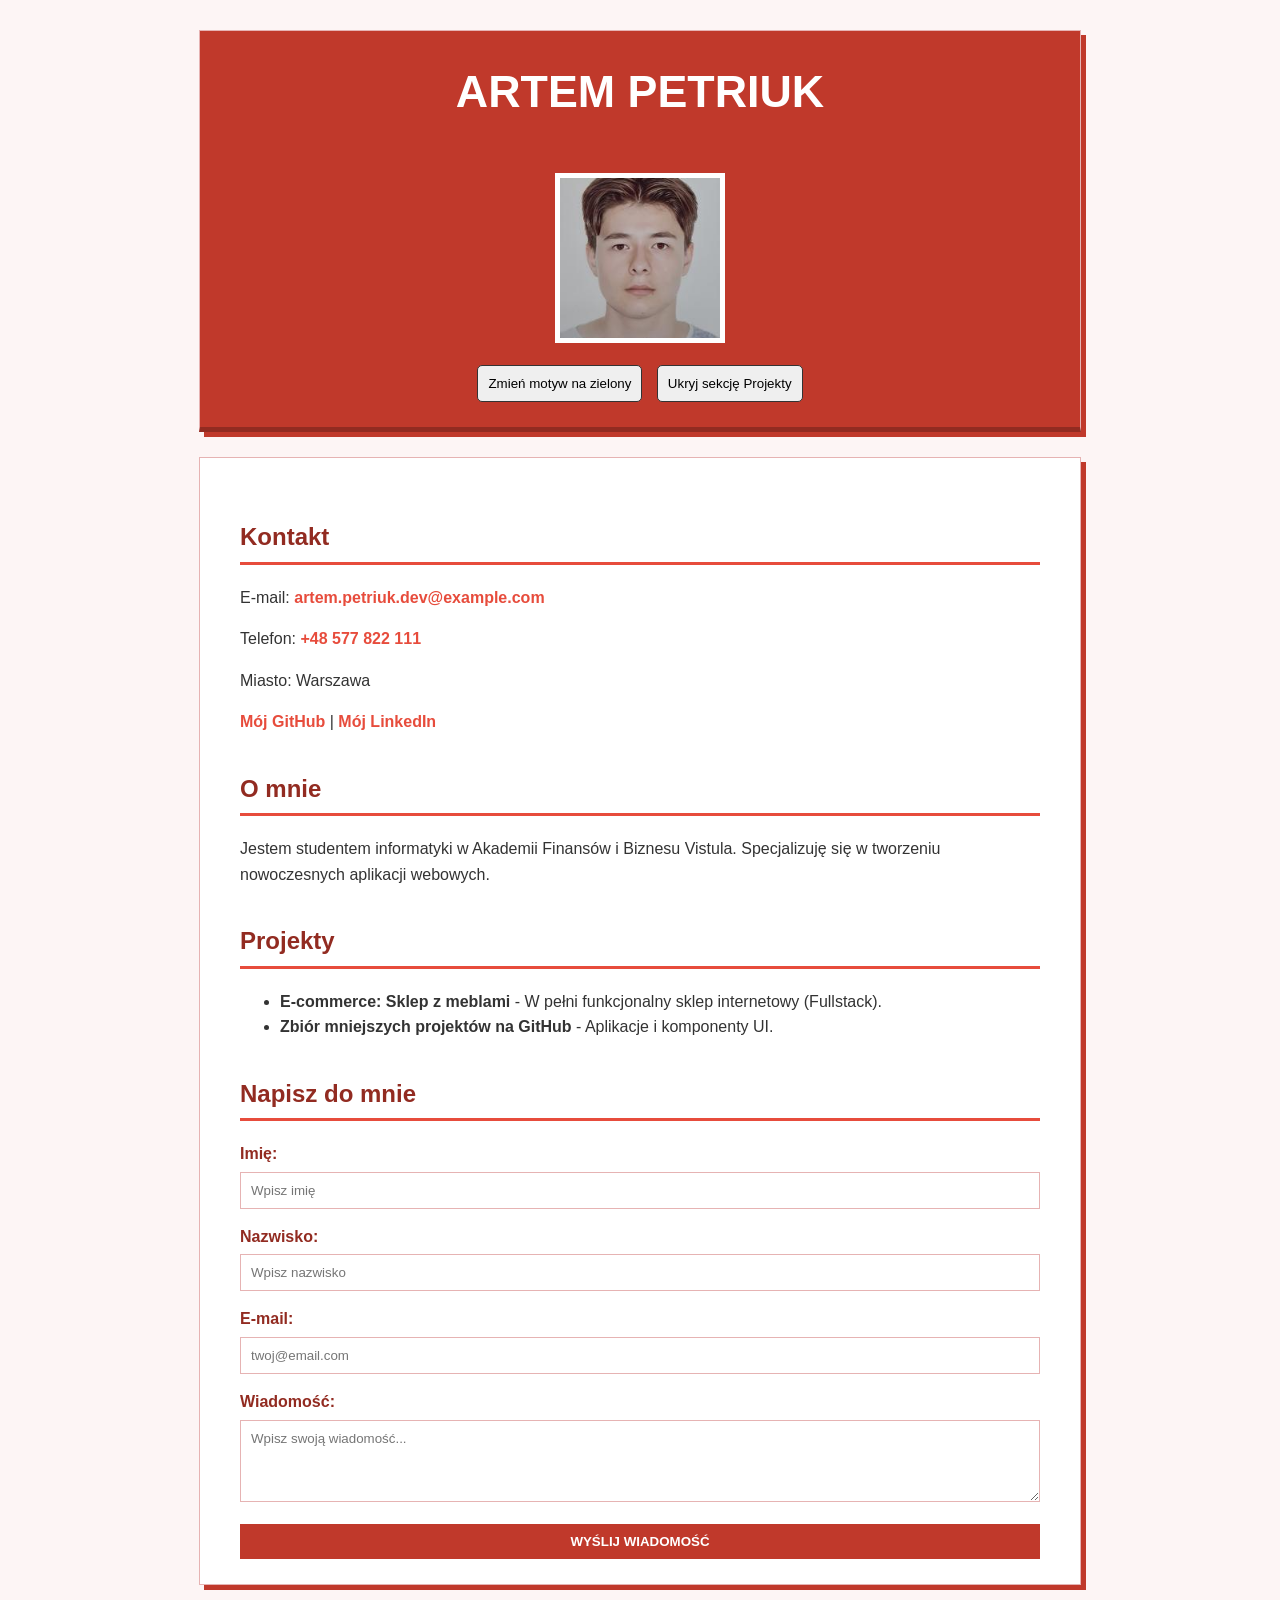
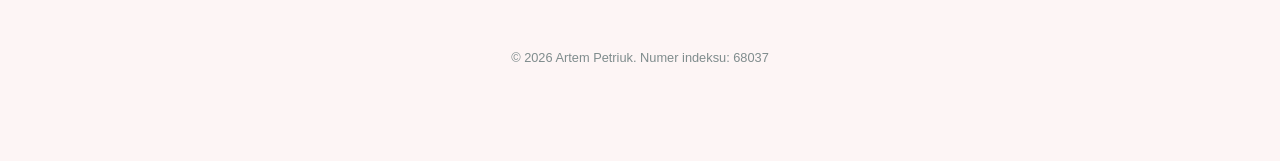
<file: index.html>
<!doctype html>
<html lang="pl">
  <head>
    <meta charset="UTF-8" />
    <meta name="viewport" content="width=device-width, initial-scale=1.0" />
    <title>CV - Artem Petriuk</title>
    <link id="theme-stylesheet" rel="stylesheet" href="red.css" />
  </head>
  <body>
    <header>
      <h1>Artem Petriuk</h1>
      <img src="photo.jpg" alt="Zdjęcie profilowe Artema Petriuka" />
      <div style="margin-top: 15px">
        <button
          id="theme-btn"
          style="
            padding: 10px;
            cursor: pointer;
            border-radius: 5px;
            border: 1px solid #333;
            margin-right: 10px;
          "
        >
          Zmień motyw na zielony
        </button>
        <button
          id="toggle-btn"
          style="
            padding: 10px;
            cursor: pointer;
            border-radius: 5px;
            border: 1px solid #333;
          "
        >
          Ukryj sekcję Projekty
        </button>
      </div>
    </header>

    <main>
      <section>
        <h2>Kontakt</h2>
        <p>
          E-mail:
          <a href="mailto:artem.petriuk.dev@example.com"
            >artem.petriuk.dev@example.com</a
          >
        </p>
        <p>Telefon: <a href="tel:+48577822111">+48 577 822 111</a></p>
        <p>Miasto: Warszawa</p>
        <p>
          <a
            href="https://github.com/68037"
            target="_blank"
            rel="noopener noreferrer"
            >Mój GitHub</a
          >
          |
          <a
            href="https://linkedin.com/in/twoj-profil"
            target="_blank"
            rel="noopener noreferrer"
            >Mój LinkedIn</a
          >
        </p>
      </section>

      <section>
        <h2>O mnie</h2>
        <p>
          Jestem studentem informatyki w Akademii Finansów i Biznesu Vistula.
          Specjalizuję się w tworzeniu nowoczesnych aplikacji webowych.
        </p>
      </section>

      <section id="sekcja-projekty">
        <h2>Projekty</h2>
        <ul>
          <li>
            <strong>E-commerce: Sklep z meblami</strong> - W pełni funkcjonalny
            sklep internetowy (Fullstack).
          </li>
          <li>
            <strong>Zbiór mniejszych projektów na GitHub</strong> - Aplikacje i
            komponenty UI.
          </li>
        </ul>
      </section>

      <section>
        <h2>Napisz do mnie</h2>
        <form id="contact-form" novalidate>
          <div class="form-group">
            <label for="imie">Imię:</label>
            <input type="text" id="imie" name="imie" placeholder="Wpisz imię" />
            <span class="error-msg" id="error-imie"></span>
          </div>

          <div class="form-group">
            <label for="nazwisko">Nazwisko:</label>
            <input
              type="text"
              id="nazwisko"
              name="nazwisko"
              placeholder="Wpisz nazwisko"
            />
            <span class="error-msg" id="error-nazwisko"></span>
          </div>

          <div class="form-group">
            <label for="email">E-mail:</label>
            <input
              type="email"
              id="email"
              name="email"
              placeholder="twoj@email.com"
            />
            <span class="error-msg" id="error-email"></span>
          </div>

          <div class="form-group">
            <label for="wiadomosc">Wiadomość:</label>
            <textarea
              id="wiadomosc"
              name="wiadomosc"
              rows="4"
              placeholder="Wpisz swoją wiadomość..."
            ></textarea>
            <span class="error-msg" id="error-wiadomosc"></span>
          </div>

          <button type="submit" id="submit-btn">Wyślij wiadomość</button>
          <p
            id="success-msg"
            style="
              color: green;
              font-weight: bold;
              display: none;
              margin-top: 10px;
            "
          >
            Formularz wysłany poprawnie!
          </p>
        </form>
      </section>
    </main>

    <footer>
      <p>&copy; 2026 Artem Petriuk. Numer indeksu: 68037</p>
    </footer>

    <script src="script.js"></script>
  </body>
</html>
</file>
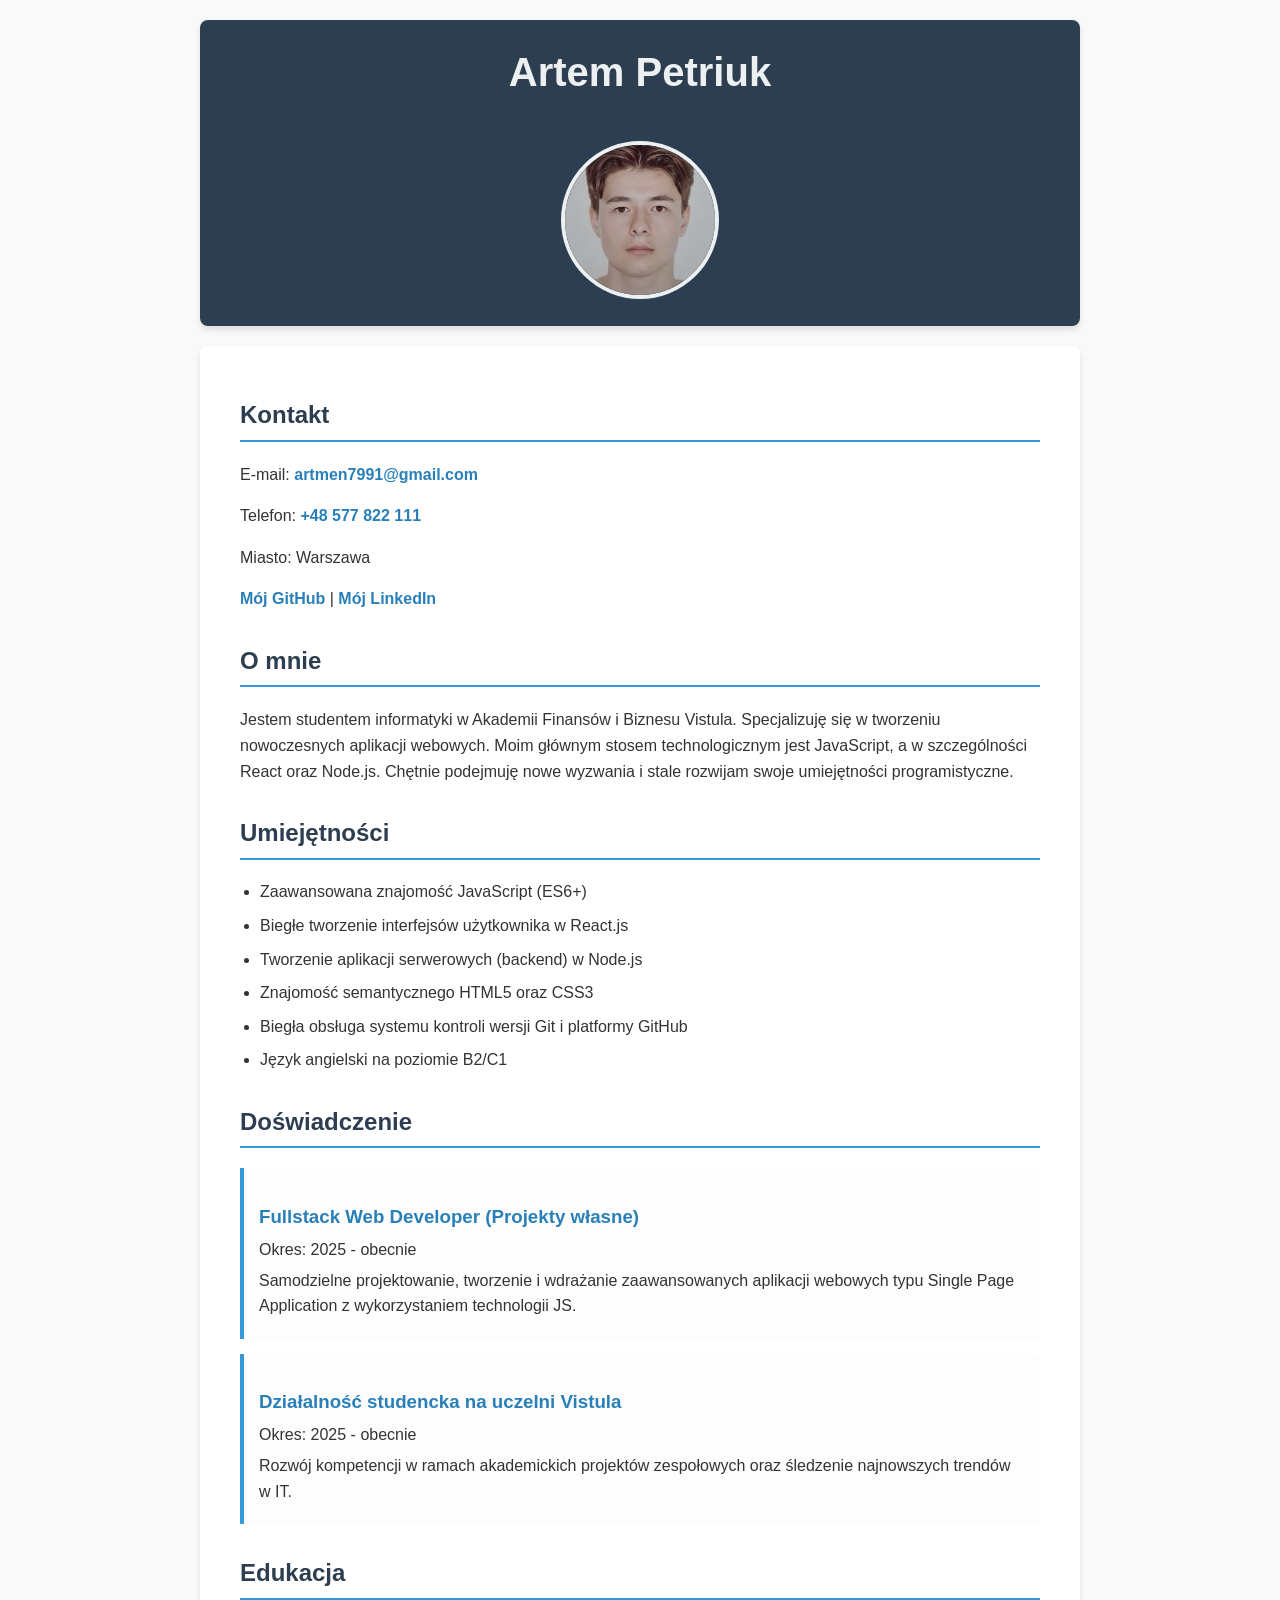
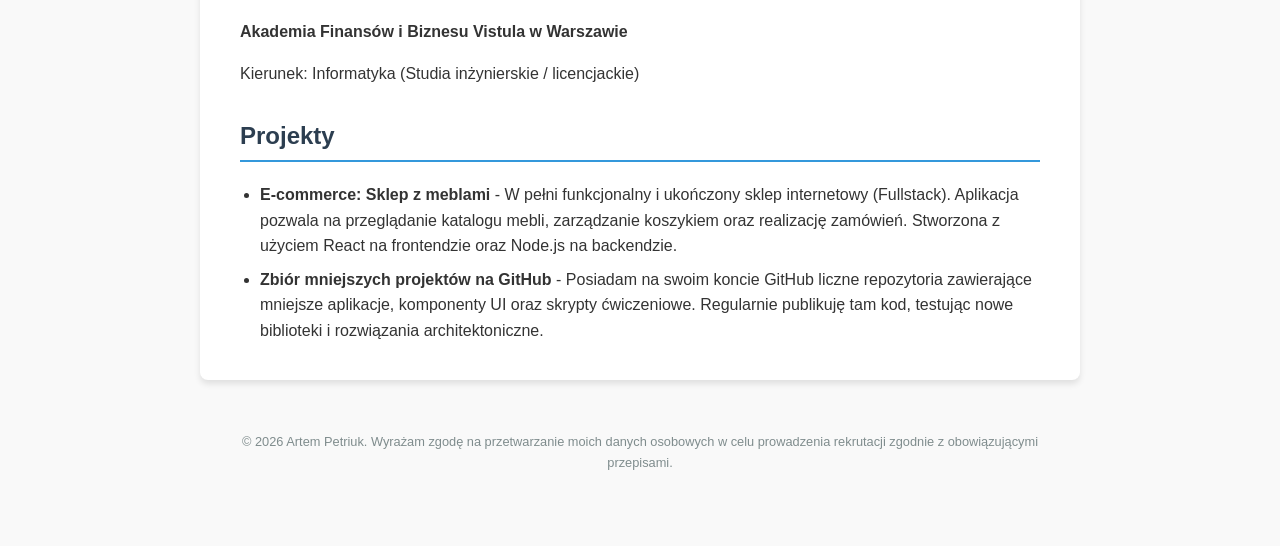
<file: zad1_cv/index.html>
<!doctype html>
<html lang="pl">
  <head>
    <meta charset="UTF-8" />
    <meta name="viewport" content="width=device-width, initial-scale=1.0" />
    <title>CV - Artem Petriuk</title>
    <link rel="stylesheet" href="css/style.css" />
  </head>
  <body>
    <header>
      <h1>Artem Petriuk</h1>
      <img src="photo.jpg" alt="Zdjęcie profilowe Artema Petriuka" />
    </header>

    <main>
      <section>
        <h2>Kontakt</h2>
        <p>
          E-mail:
          <a href="mailto:artmen7991@gmail.com">artmen7991@gmail.com</a>
        </p>
        <p>Telefon: <a href="tel:+48577822111">+48 577 822 111</a></p>
        <p>Miasto: Warszawa</p>

        <p>
          <a
            href="https://github.com/68037"
            target="_blank"
            rel="noopener noreferrer"
            >Mój GitHub</a
          >
          |
          <a href="#" target="_blank" rel="noopener noreferrer">Mój LinkedIn</a>
        </p>
      </section>

      <section>
        <h2>O mnie</h2>
        <p>
          Jestem studentem informatyki w Akademii Finansów i Biznesu Vistula.
          Specjalizuję się w tworzeniu nowoczesnych aplikacji webowych. Moim
          głównym stosem technologicznym jest JavaScript, a w szczególności
          React oraz Node.js. Chętnie podejmuję nowe wyzwania i stale rozwijam
          swoje umiejętności programistyczne.
        </p>
      </section>

      <section>
        <h2>Umiejętności</h2>
        <ul>
          <li>Zaawansowana znajomość JavaScript (ES6+)</li>
          <li>Biegłe tworzenie interfejsów użytkownika w React.js</li>
          <li>Tworzenie aplikacji serwerowych (backend) w Node.js</li>
          <li>Znajomość semantycznego HTML5 oraz CSS3</li>
          <li>Biegła obsługa systemu kontroli wersji Git i platformy GitHub</li>
          <li>Język angielski na poziomie B2/C1</li>
        </ul>
      </section>

      <section>
        <h2>Doświadczenie</h2>

        <article>
          <h3>Fullstack Web Developer (Projekty własne)</h3>
          <p>Okres: 2025 - obecnie</p>
          <p>
            Samodzielne projektowanie, tworzenie i wdrażanie zaawansowanych
            aplikacji webowych typu Single Page Application z wykorzystaniem
            technologii JS.
          </p>
        </article>

        <article>
          <h3>Działalność studencka na uczelni Vistula</h3>
          <p>Okres: 2025 - obecnie</p>
          <p>
            Rozwój kompetencji w ramach akademickich projektów zespołowych oraz
            śledzenie najnowszych trendów w IT.
          </p>
        </article>
      </section>

      <section>
        <h2>Edukacja</h2>
        <p><strong>Akademia Finansów i Biznesu Vistula w Warszawie</strong></p>
        <p>Kierunek: Informatyka (Studia inżynierskie / licencjackie)</p>
      </section>

      <section>
        <h2>Projekty</h2>
        <ul>
          <li>
            <strong>E-commerce: Sklep z meblami</strong> - W pełni funkcjonalny
            i ukończony sklep internetowy (Fullstack). Aplikacja pozwala na
            przeglądanie katalogu mebli, zarządzanie koszykiem oraz realizację
            zamówień. Stworzona z użyciem React na frontendzie oraz Node.js na
            backendzie.
          </li>
          <li>
            <strong>Zbiór mniejszych projektów na GitHub</strong> - Posiadam na
            swoim koncie GitHub liczne repozytoria zawierające mniejsze
            aplikacje, komponenty UI oraz skrypty ćwiczeniowe. Regularnie
            publikuję tam kod, testując nowe biblioteki i rozwiązania
            architektoniczne.
          </li>
        </ul>
      </section>
    </main>

    <footer>
      <p>
        &copy; 2026 Artem Petriuk. Wyrażam zgodę na przetwarzanie moich danych
        osobowych w celu prowadzenia rekrutacji zgodnie z obowiązującymi
        przepisami.
      </p>
    </footer>
  </body>
</html>
</file>
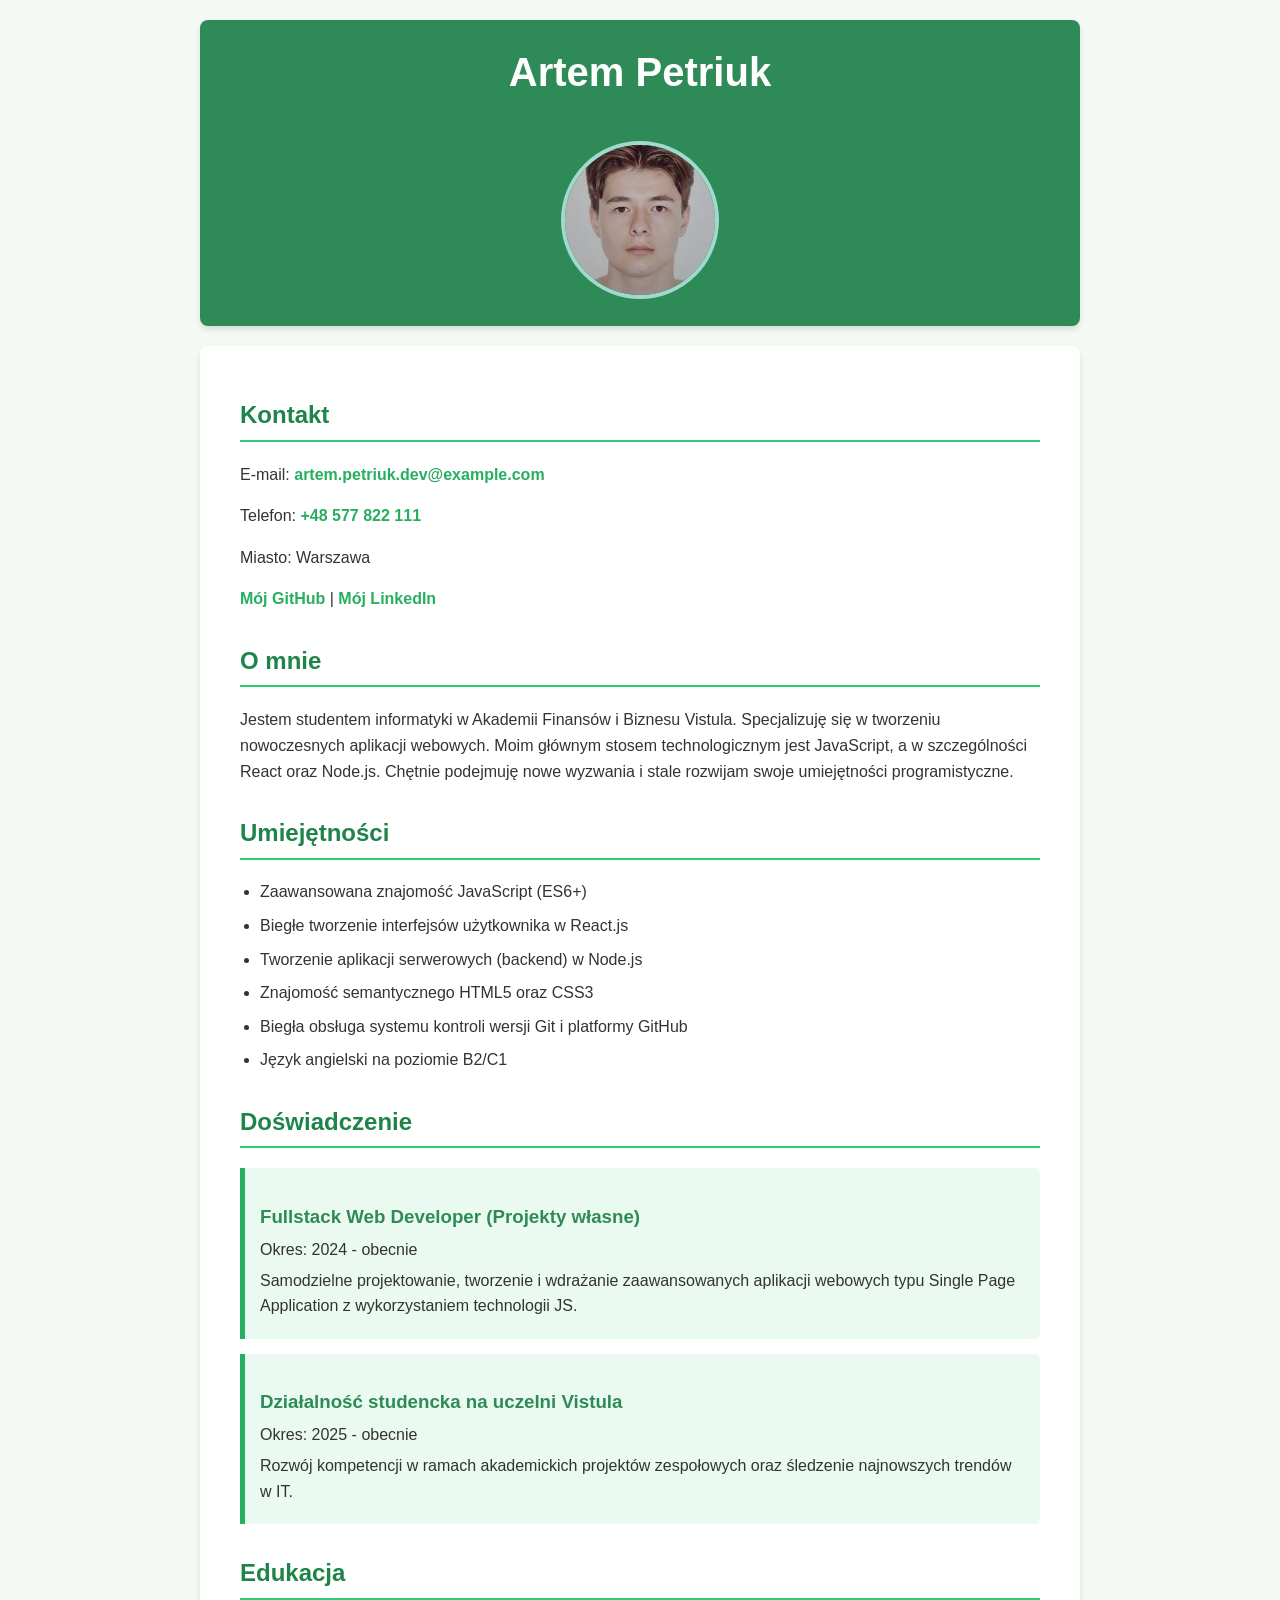
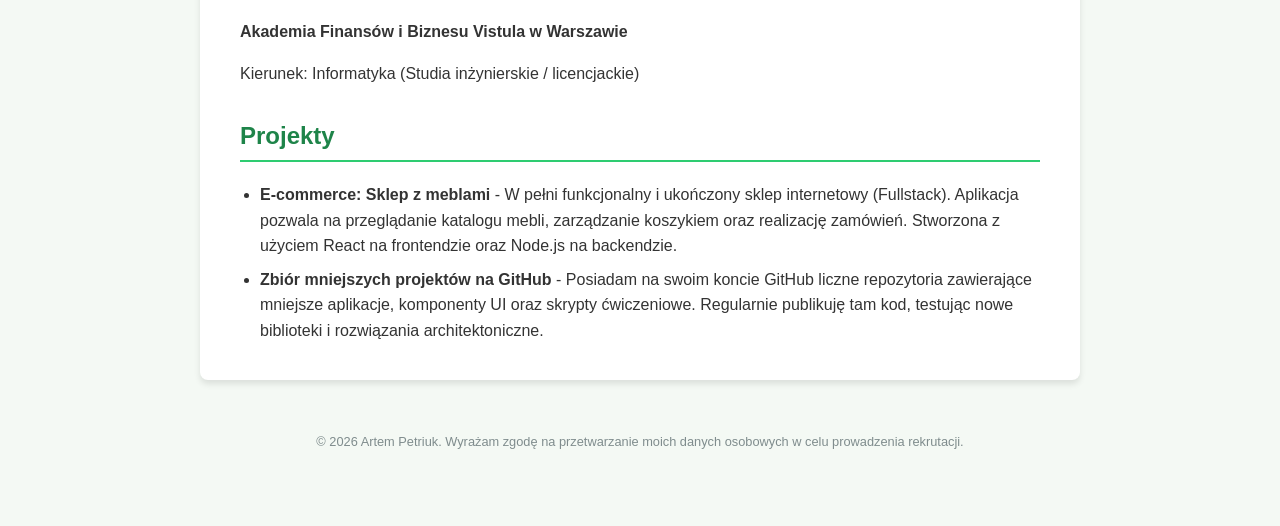
<file: zad2_css/index.html>
<!doctype html>
<html lang="pl">
  <head>
    <meta charset="UTF-8" />
    <meta name="viewport" content="width=device-width, initial-scale=1.0" />
    <title>CV - Artem Petriuk</title>
    <link rel="stylesheet" href="styles.css" />
  </head>
  <body>
    <header>
      <h1>Artem Petriuk</h1>
      <img src="photo.jpg" alt="Zdjęcie profilowe Artema Petriuka" />
    </header>

    <main>
      <section>
        <h2>Kontakt</h2>
        <p>
          E-mail:
          <a href="mailto:artem.petriuk.dev@example.com"
            >artem.petriuk.dev@example.com</a
          >
        </p>
        <p>Telefon: <a href="tel:+48577822111">+48 577 822 111</a></p>
        <p>Miasto: Warszawa</p>

        <p>
          <a
            href="https://github.com/68037"
            target="_blank"
            rel="noopener noreferrer"
            >Mój GitHub</a
          >
          |
          <a
            href="https://linkedin.com/in/twoj-profil"
            target="_blank"
            rel="noopener noreferrer"
            >Mój LinkedIn</a
          >
        </p>
      </section>

      <section>
        <h2>O mnie</h2>
        <p>
          Jestem studentem informatyki w Akademii Finansów i Biznesu Vistula.
          Specjalizuję się w tworzeniu nowoczesnych aplikacji webowych. Moim
          głównym stosem technologicznym jest JavaScript, a w szczególności
          React oraz Node.js. Chętnie podejmuję nowe wyzwania i stale rozwijam
          swoje umiejętności programistyczne.
        </p>
      </section>

      <section>
        <h2>Umiejętności</h2>
        <ul>
          <li>Zaawansowana znajomość JavaScript (ES6+)</li>
          <li>Biegłe tworzenie interfejsów użytkownika w React.js</li>
          <li>Tworzenie aplikacji serwerowych (backend) w Node.js</li>
          <li>Znajomość semantycznego HTML5 oraz CSS3</li>
          <li>Biegła obsługa systemu kontroli wersji Git i platformy GitHub</li>
          <li>Język angielski na poziomie B2/C1</li>
        </ul>
      </section>

      <section>
        <h2>Doświadczenie</h2>

        <article>
          <h3>Fullstack Web Developer (Projekty własne)</h3>
          <p>Okres: 2024 - obecnie</p>
          <p>
            Samodzielne projektowanie, tworzenie i wdrażanie zaawansowanych
            aplikacji webowych typu Single Page Application z wykorzystaniem
            technologii JS.
          </p>
        </article>

        <article>
          <h3>Działalność studencka na uczelni Vistula</h3>
          <p>Okres: 2025 - obecnie</p>
          <p>
            Rozwój kompetencji w ramach akademickich projektów zespołowych oraz
            śledzenie najnowszych trendów w IT.
          </p>
        </article>
      </section>

      <section>
        <h2>Edukacja</h2>
        <p><strong>Akademia Finansów i Biznesu Vistula w Warszawie</strong></p>
        <p>Kierunek: Informatyka (Studia inżynierskie / licencjackie)</p>
      </section>

      <section>
        <h2>Projekty</h2>
        <ul>
          <li>
            <strong>E-commerce: Sklep z meblami</strong> - W pełni funkcjonalny
            i ukończony sklep internetowy (Fullstack). Aplikacja pozwala na
            przeglądanie katalogu mebli, zarządzanie koszykiem oraz realizację
            zamówień. Stworzona z użyciem React na frontendzie oraz Node.js na
            backendzie.
          </li>
          <li>
            <strong>Zbiór mniejszych projektów na GitHub</strong> - Posiadam na
            swoim koncie GitHub liczne repozytoria zawierające mniejsze
            aplikacje, komponenty UI oraz skrypty ćwiczeniowe. Regularnie
            publikuję tam kod, testując nowe biblioteki i rozwiązania
            architektoniczne.
          </li>
        </ul>
      </section>
    </main>

    <footer>
      <p>
        &copy; 2026 Artem Petriuk. Wyrażam zgodę na przetwarzanie moich danych
        osobowych w celu prowadzenia rekrutacji.
      </p>
    </footer>
  </body>
</html>
</file>
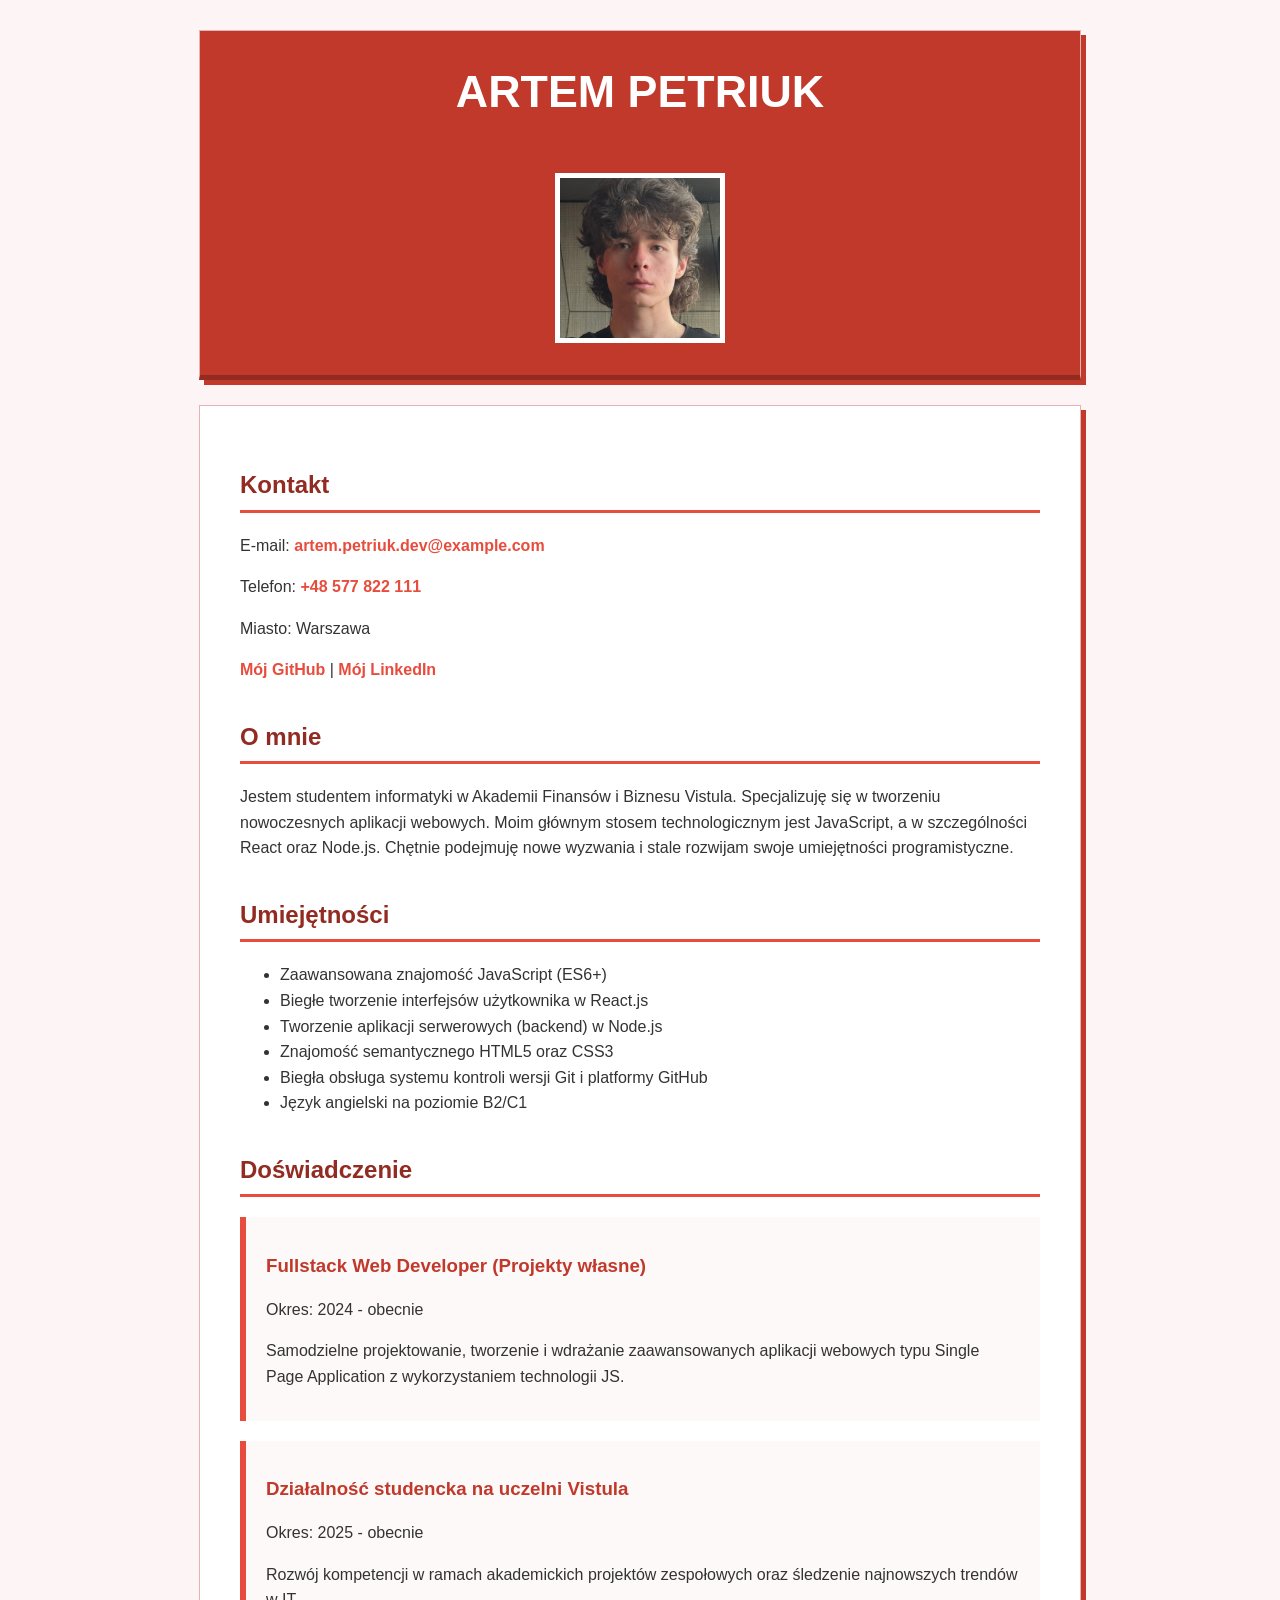
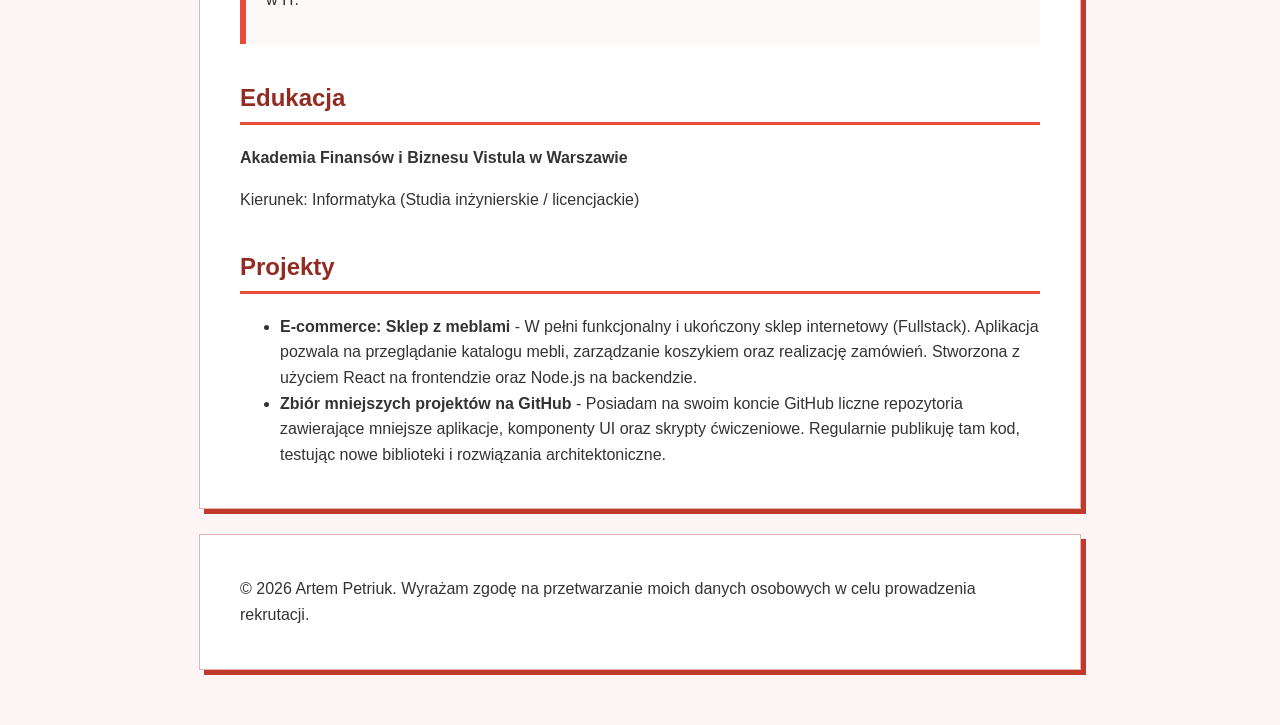
<file: zad3_motyw/index.html>
<!DOCTYPE html>
<html lang="pl">
<head>
    <meta charset="UTF-8">
    <meta name="viewport" content="width=device-width, initial-scale=1.0">
    <title>CV - Artem Petriuk</title>
    <link rel="stylesheet" href="red.css">
</head>
<body>

    <header>
        <h1>Artem Petriuk</h1>
        <img src="photo.jpg" alt="Zdjęcie profilowe Artema Petriuka">
    </header>

    <main>
        
        <section>
            <h2>Kontakt</h2>
            <p>E-mail: <a href="mailto:artem.petriuk.dev@example.com">artem.petriuk.dev@example.com</a></p>
            <p>Telefon: <a href="tel:+48577822111">+48 577 822 111</a></p>
            <p>Miasto: Warszawa</p>
            
            <p>
                <a href="https://github.com/68037" target="_blank" rel="noopener noreferrer">Mój GitHub</a> | 
                <a href="https://linkedin.com/in/twoj-profil" target="_blank" rel="noopener noreferrer">Mój LinkedIn</a>
            </p>
        </section>

        <section>
            <h2>O mnie</h2>
            <p>Jestem studentem informatyki w Akademii Finansów i Biznesu Vistula. Specjalizuję się w tworzeniu nowoczesnych aplikacji webowych. Moim głównym stosem technologicznym jest JavaScript, a w szczególności React oraz Node.js. Chętnie podejmuję nowe wyzwania i stale rozwijam swoje umiejętności programistyczne.</p>
        </section>

        <section>
            <h2>Umiejętności</h2>
            <ul>
                <li>Zaawansowana znajomość JavaScript (ES6+)</li>
                <li>Biegłe tworzenie interfejsów użytkownika w React.js</li>
                <li>Tworzenie aplikacji serwerowych (backend) w Node.js</li>
                <li>Znajomość semantycznego HTML5 oraz CSS3</li>
                <li>Biegła obsługa systemu kontroli wersji Git i platformy GitHub</li>
                <li>Język angielski na poziomie B2/C1</li>
            </ul>
        </section>

        <section>
            <h2>Doświadczenie</h2>
            
            <article>
                <h3>Fullstack Web Developer (Projekty własne)</h3>
                <p>Okres: 2024 - obecnie</p>
                <p>Samodzielne projektowanie, tworzenie i wdrażanie zaawansowanych aplikacji webowych typu Single Page Application z wykorzystaniem technologii JS.</p>
            </article>

            <article>
                <h3>Działalność studencka na uczelni Vistula</h3>
                <p>Okres: 2025 - obecnie</p>
                <p>Rozwój kompetencji w ramach akademickich projektów zespołowych oraz śledzenie najnowszych trendów w IT.</p>
            </article>
        </section>

        <section>
            <h2>Edukacja</h2>
            <p><strong>Akademia Finansów i Biznesu Vistula w Warszawie</strong></p>
            <p>Kierunek: Informatyka (Studia inżynierskie / licencjackie)</p>
        </section>

        <section>
            <h2>Projekty</h2>
            <ul>
                <li><strong>E-commerce: Sklep z meblami</strong> - W pełni funkcjonalny i ukończony sklep internetowy (Fullstack). Aplikacja pozwala na przeglądanie katalogu mebli, zarządzanie koszykiem oraz realizację zamówień. Stworzona z użyciem React na frontendzie oraz Node.js na backendzie.</li>
                <li><strong>Zbiór mniejszych projektów na GitHub</strong> - Posiadam na swoim koncie GitHub liczne repozytoria zawierające mniejsze aplikacje, komponenty UI oraz skrypty ćwiczeniowe. Regularnie publikuję tam kod, testując nowe biblioteki i rozwiązania architektoniczne.</li>
            </ul>
        </section>

    </main>

    <footer>
        <p>&copy; 2026 Artem Petriuk. Wyrażam zgodę na przetwarzanie moich danych osobowych w celu prowadzenia rekrutacji.</p>
    </footer>

</body>
</html>
</file>
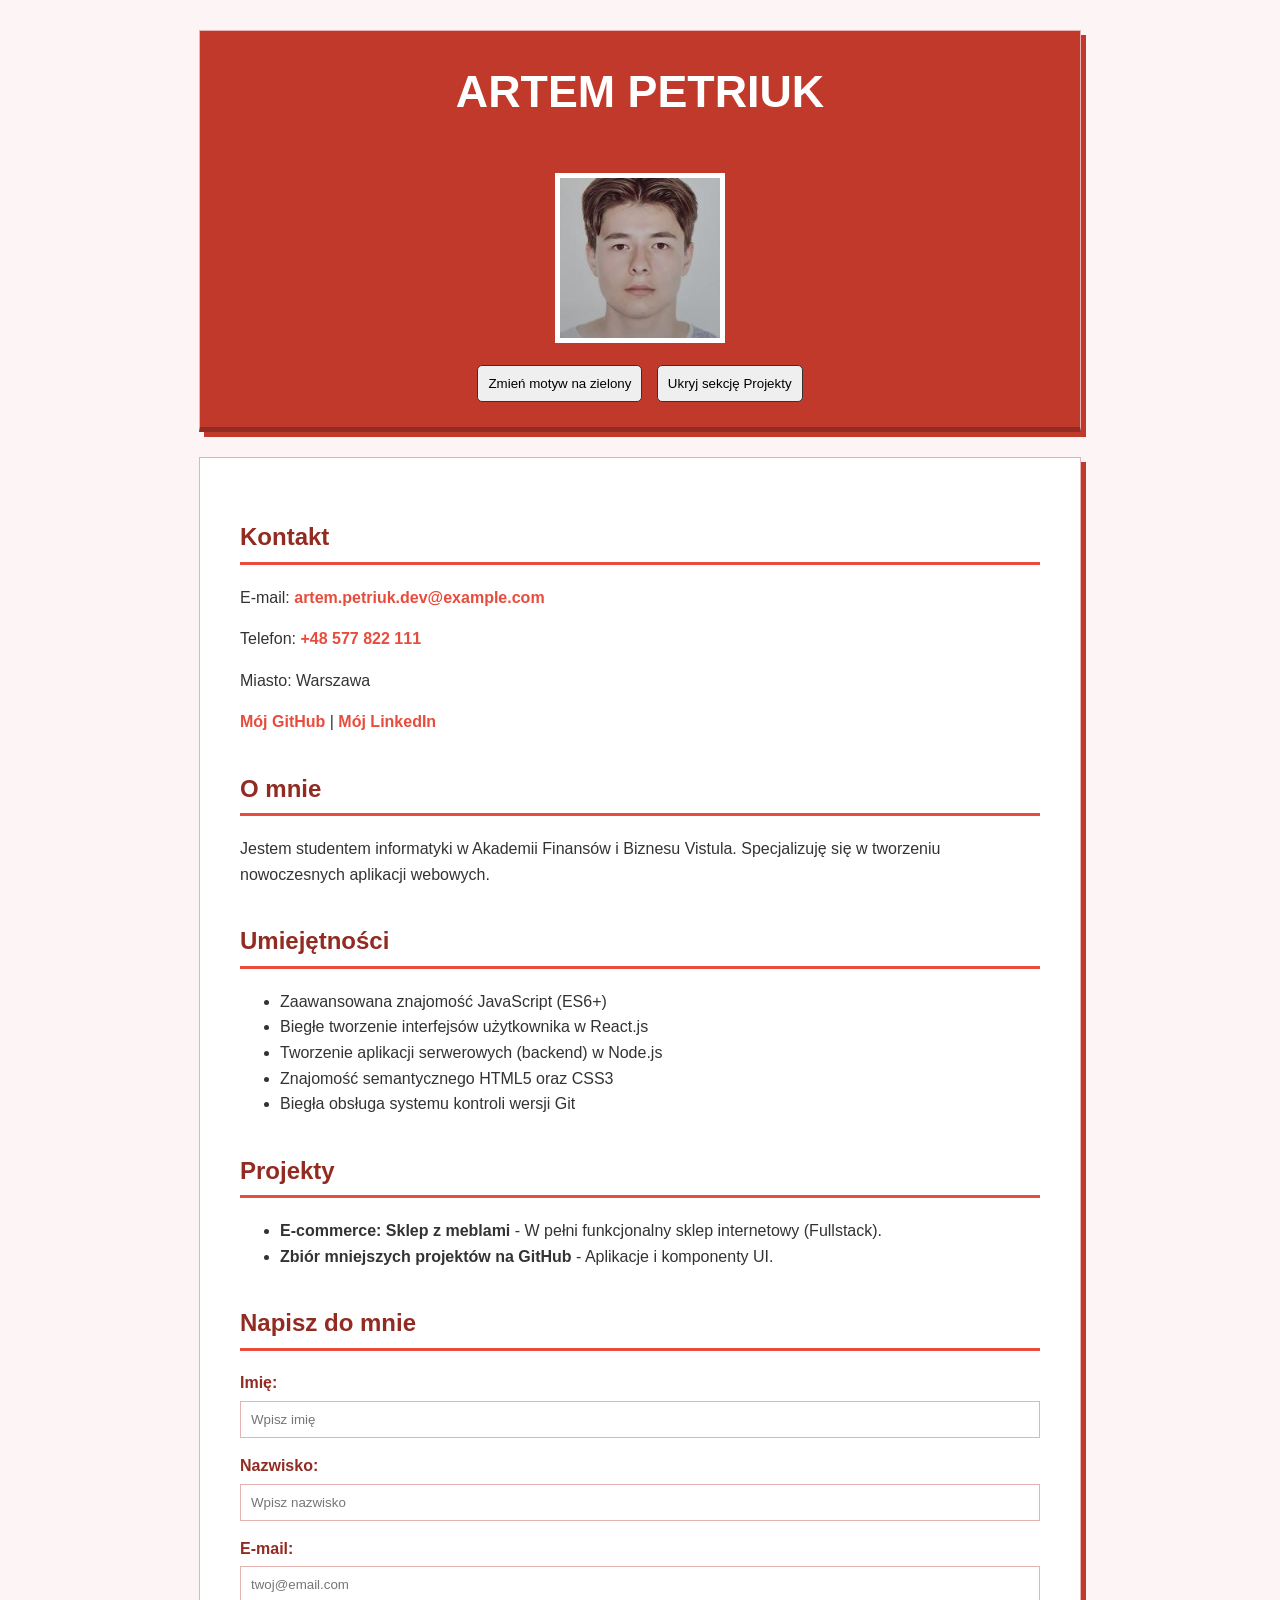
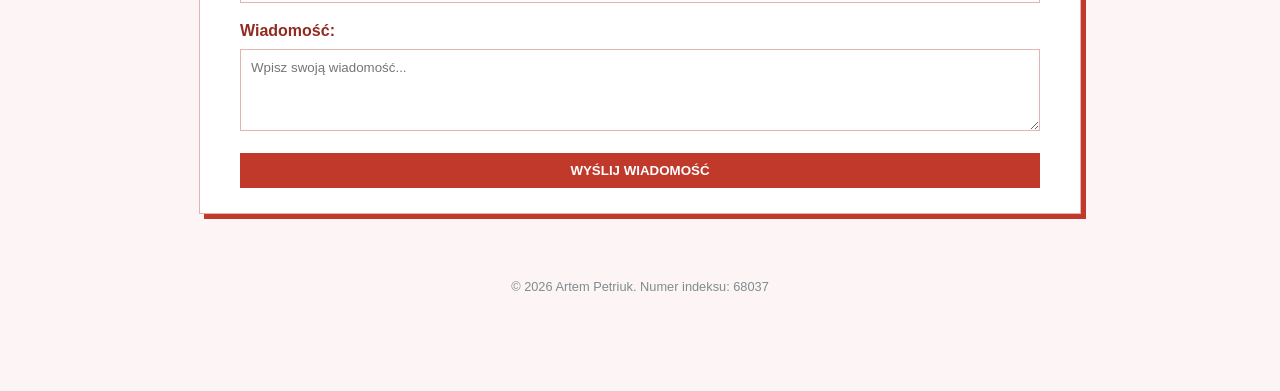
<file: zad6/index.html>
<!doctype html>
<html lang="pl">
  <head>
    <meta charset="UTF-8" />
    <meta name="viewport" content="width=device-width, initial-scale=1.0" />
    <title>CV - Artem Petriuk</title>
    <link id="theme-stylesheet" rel="stylesheet" href="red.css" />
  </head>
  <body>
    <header>
      <h1>Artem Petriuk</h1>
      <img src="photo.jpg" alt="Zdjęcie profilowe Artema Petriuka" />
      <div style="margin-top: 15px">
        <button
          id="theme-btn"
          style="
            padding: 10px;
            cursor: pointer;
            border-radius: 5px;
            border: 1px solid #333;
            margin-right: 10px;
          "
        >
          Zmień motyw na zielony
        </button>
        <button
          id="toggle-btn"
          style="
            padding: 10px;
            cursor: pointer;
            border-radius: 5px;
            border: 1px solid #333;
          "
        >
          Ukryj sekcję Projekty
        </button>
      </div>
    </header>

    <main>
      <section>
        <h2>Kontakt</h2>
        <p>
          E-mail:
          <a href="mailto:artem.petriuk.dev@example.com"
            >artem.petriuk.dev@example.com</a
          >
        </p>
        <p>Telefon: <a href="tel:+48577822111">+48 577 822 111</a></p>
        <p>Miasto: Warszawa</p>
        <p>
          <a
            href="https://github.com/68037"
            target="_blank"
            rel="noopener noreferrer"
            >Mój GitHub</a
          >
          |
          <a
            href="https://linkedin.com/in/twoj-profil"
            target="_blank"
            rel="noopener noreferrer"
            >Mój LinkedIn</a
          >
        </p>
      </section>

      <section>
        <h2>O mnie</h2>
        <p>
          Jestem studentem informatyki w Akademii Finansów i Biznesu Vistula.
          Specjalizuję się w tworzeniu nowoczesnych aplikacji webowych.
        </p>
      </section>

      <section>
        <h2>Umiejętności</h2>
        <ul id="skills-list"></ul>
      </section>

      <section id="sekcja-projekty">
        <h2>Projekty</h2>
        <ul id="projects-list"></ul>
      </section>

      <section>
        <h2>Napisz do mnie</h2>
        <form id="contact-form" novalidate>
          <div class="form-group">
            <label for="imie">Imię:</label>
            <input type="text" id="imie" name="imie" placeholder="Wpisz imię" />
            <span class="error-msg" id="error-imie"></span>
          </div>
          <div class="form-group">
            <label for="nazwisko">Nazwisko:</label>
            <input
              type="text"
              id="nazwisko"
              name="nazwisko"
              placeholder="Wpisz nazwisko"
            />
            <span class="error-msg" id="error-nazwisko"></span>
          </div>
          <div class="form-group">
            <label for="email">E-mail:</label>
            <input
              type="email"
              id="email"
              name="email"
              placeholder="twoj@email.com"
            />
            <span class="error-msg" id="error-email"></span>
          </div>
          <div class="form-group">
            <label for="wiadomosc">Wiadomość:</label>
            <textarea
              id="wiadomosc"
              name="wiadomosc"
              rows="4"
              placeholder="Wpisz swoją wiadomość..."
            ></textarea>
            <span class="error-msg" id="error-wiadomosc"></span>
          </div>
          <button type="submit" id="submit-btn">Wyślij wiadomość</button>
          <p
            id="success-msg"
            style="
              color: green;
              font-weight: bold;
              display: none;
              margin-top: 10px;
            "
          >
            Formularz wysłany poprawnie!
          </p>
        </form>
      </section>
    </main>

    <footer>
      <p>&copy; 2026 Artem Petriuk. Numer indeksu: 68037</p>
    </footer>

    <script src="script.js"></script>
  </body>
</html>
</file>
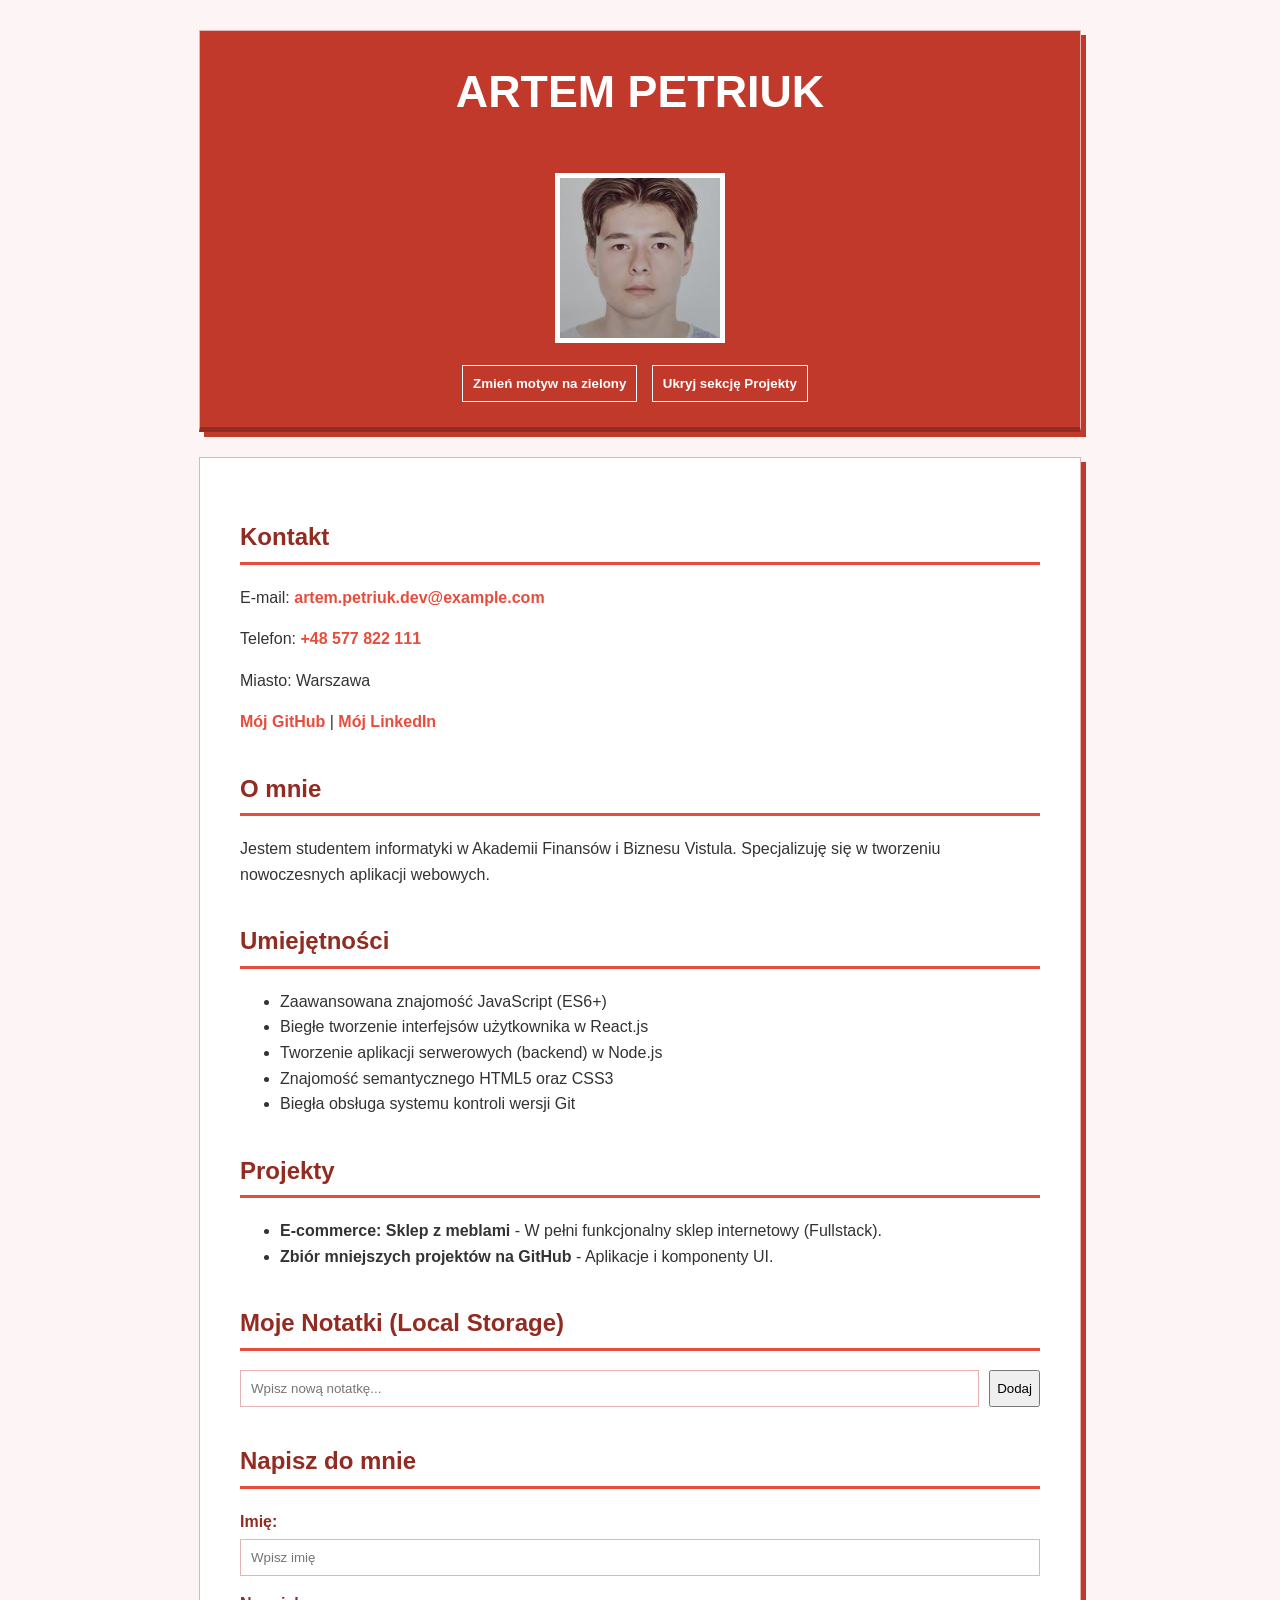
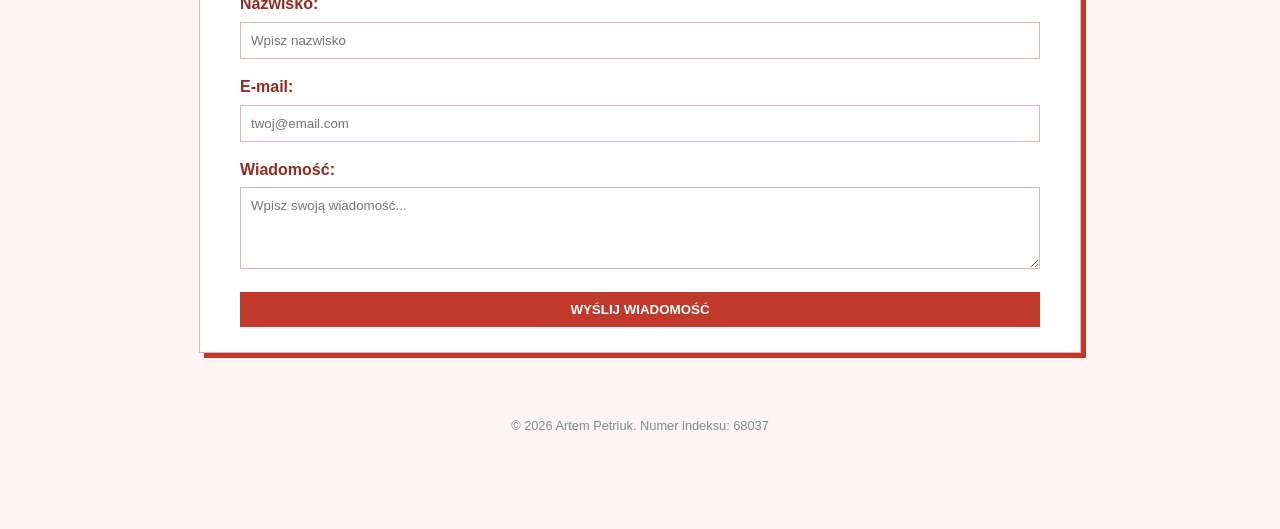
<file: zad7/index.html>
<!doctype html>
<html lang="pl">
  <head>
    <meta charset="UTF-8" />
    <meta name="viewport" content="width=device-width, initial-scale=1.0" />
    <title>CV - Artem Petriuk</title>
    <link id="theme-stylesheet" rel="stylesheet" href="red.css" />
  </head>
  <body>
    <header>
      <h1>Artem Petriuk</h1>
      <img src="photo.jpg" alt="Zdjęcie profilowe Artema Petriuka" />
      <div style="margin-top: 15px">
        <button id="theme-btn" class="header-btn">
          Zmień motyw na zielony
        </button>
        <button id="toggle-btn" class="header-btn">
          Ukryj sekcję Projekty
        </button>
      </div>
    </header>

    <main>
      <section>
        <h2>Kontakt</h2>
        <p>
          E-mail:
          <a href="mailto:artem.petriuk.dev@example.com"
            >artem.petriuk.dev@example.com</a
          >
        </p>
        <p>Telefon: <a href="tel:+48577822111">+48 577 822 111</a></p>
        <p>Miasto: Warszawa</p>
        <p>
          <a
            href="https://github.com/68037"
            target="_blank"
            rel="noopener noreferrer"
            >Mój GitHub</a
          >
          |
          <a
            href="https://linkedin.com/in/twoj-profil"
            target="_blank"
            rel="noopener noreferrer"
            >Mój LinkedIn</a
          >
        </p>
      </section>

      <section>
        <h2>O mnie</h2>
        <p>
          Jestem studentem informatyki w Akademii Finansów i Biznesu Vistula.
          Specjalizuję się w tworzeniu nowoczesnych aplikacji webowych.
        </p>
      </section>

      <section>
        <h2>Umiejętności</h2>
        <ul id="skills-list"></ul>
      </section>

      <section id="sekcja-projekty">
        <h2>Projekty</h2>
        <ul id="projects-list"></ul>
      </section>

      <section>
        <h2>Moje Notatki (Local Storage)</h2>
        <div class="note-input-container">
          <input
            type="text"
            id="note-input"
            placeholder="Wpisz nową notatkę..."
          />
          <button id="add-note-btn">Dodaj</button>
        </div>
        <ul id="notes-list" class="styled-list"></ul>
      </section>

      <section>
        <h2>Napisz do mnie</h2>
        <form id="contact-form" novalidate>
          <div class="form-group">
            <label for="imie">Imię:</label>
            <input type="text" id="imie" name="imie" placeholder="Wpisz imię" />
            <span class="error-msg" id="error-imie"></span>
          </div>
          <div class="form-group">
            <label for="nazwisko">Nazwisko:</label>
            <input
              type="text"
              id="nazwisko"
              name="nazwisko"
              placeholder="Wpisz nazwisko"
            />
            <span class="error-msg" id="error-nazwisko"></span>
          </div>
          <div class="form-group">
            <label for="email">E-mail:</label>
            <input
              type="email"
              id="email"
              name="email"
              placeholder="twoj@email.com"
            />
            <span class="error-msg" id="error-email"></span>
          </div>
          <div class="form-group">
            <label for="wiadomosc">Wiadomość:</label>
            <textarea
              id="wiadomosc"
              name="wiadomosc"
              rows="4"
              placeholder="Wpisz swoją wiadomość..."
            ></textarea>
            <span class="error-msg" id="error-wiadomosc"></span>
          </div>
          <button type="submit" id="submit-btn">Wyślij wiadomość</button>
          <p
            id="success-msg"
            style="
              color: green;
              font-weight: bold;
              display: none;
              margin-top: 10px;
            "
          >
            Formularz wysłany poprawnie!
          </p>
        </form>
      </section>
    </main>

    <footer>
      <p>&copy; 2026 Artem Petriuk. Numer indeksu: 68037</p>
    </footer>

    <script src="script.js"></script>
  </body>
</html>
</file>
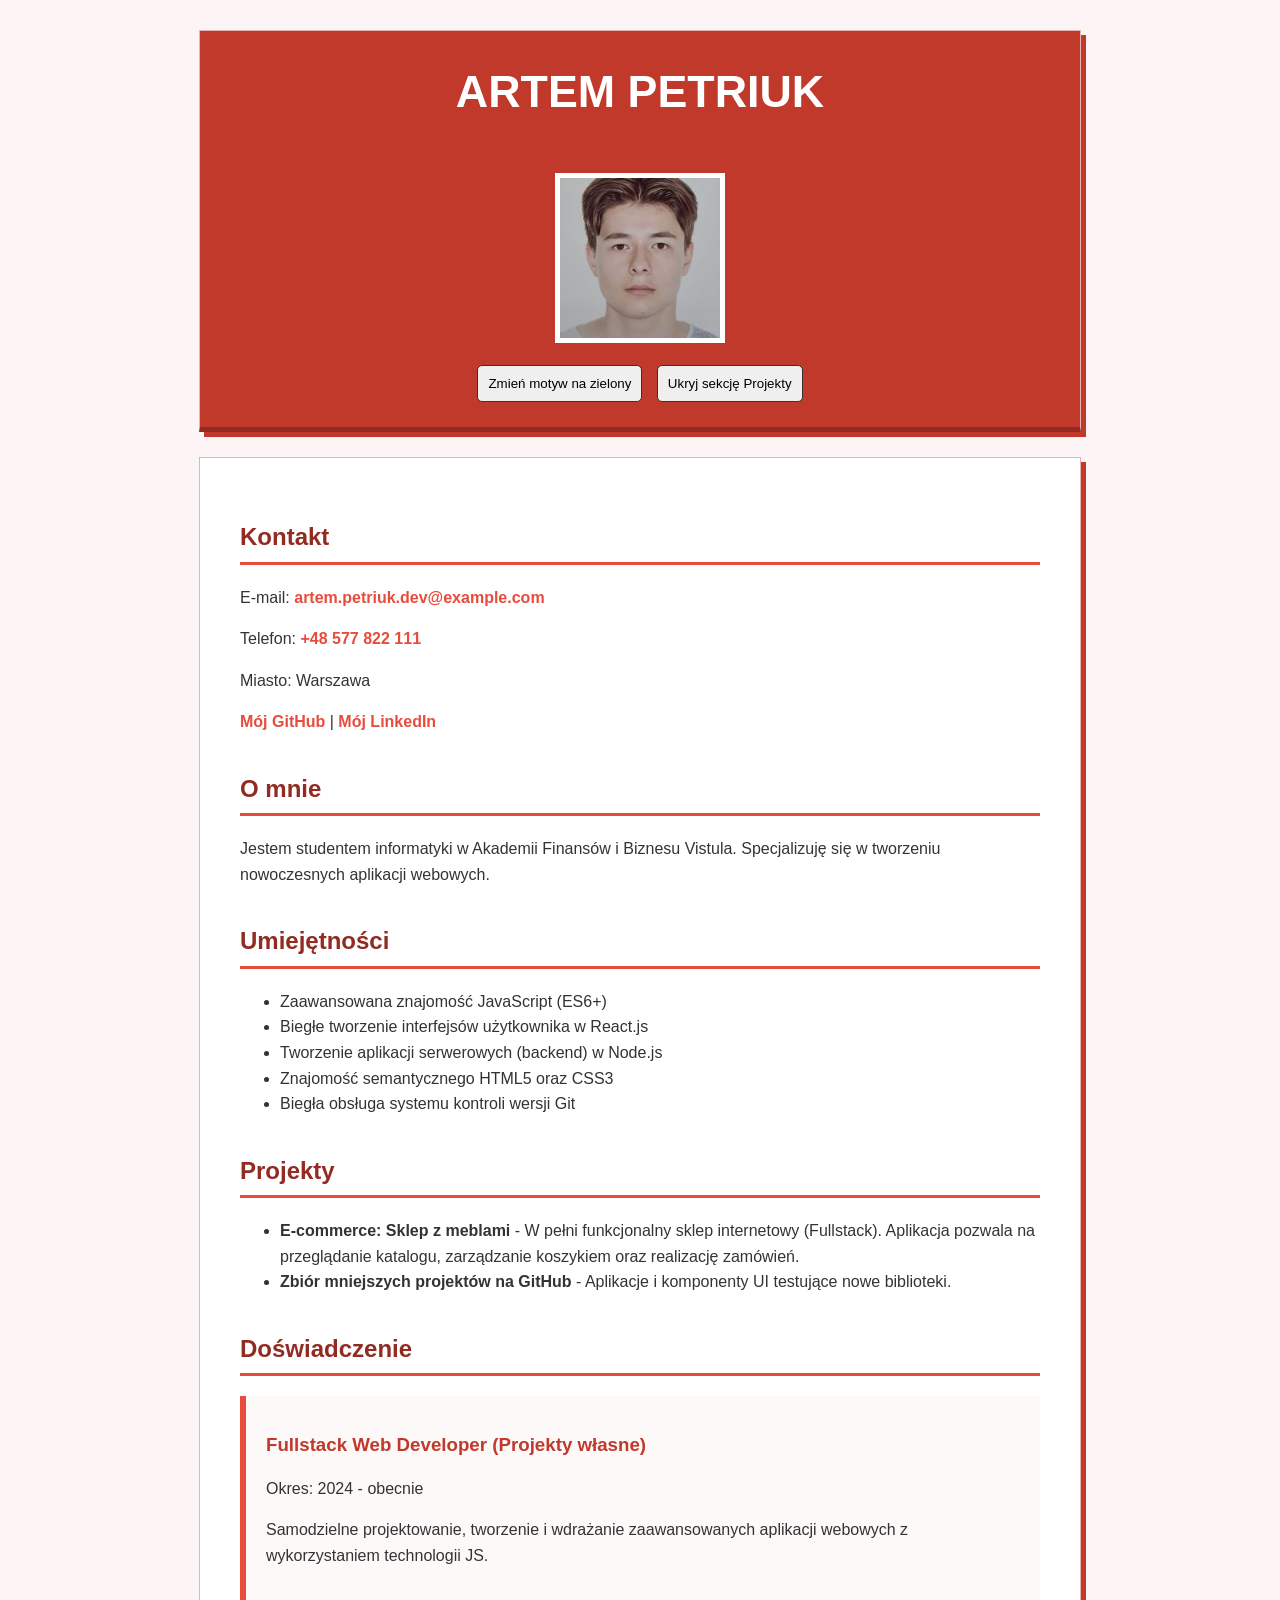
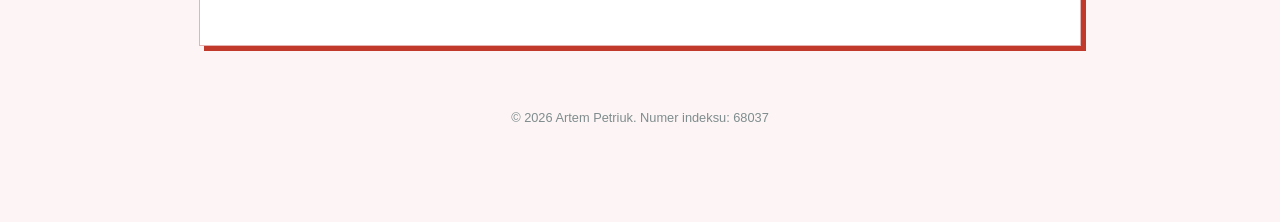
<file: Zad_4/index.html>
<!doctype html>
<html lang="pl">
  <head>
    <meta charset="UTF-8" />
    <meta name="viewport" content="width=device-width, initial-scale=1.0" />
    <title>CV - Artem Petriuk</title>
    <link id="theme-stylesheet" rel="stylesheet" href="red.css" />
  </head>
  <body>
    <header>
      <h1>Artem Petriuk</h1>
      <img src="photo.jpg" alt="Zdjęcie profilowe Artema Petriuka" />

      <div style="margin-top: 15px">
        <button
          id="theme-btn"
          style="
            padding: 10px;
            cursor: pointer;
            border-radius: 5px;
            border: 1px solid #333;
            margin-right: 10px;
          "
        >
          Zmień motyw na zielony
        </button>
        <button
          id="toggle-btn"
          style="
            padding: 10px;
            cursor: pointer;
            border-radius: 5px;
            border: 1px solid #333;
          "
        >
          Ukryj sekcję Projekty
        </button>
      </div>
    </header>

    <main>
      <section>
        <h2>Kontakt</h2>
        <p>
          E-mail:
          <a href="mailto:artem.petriuk.dev@example.com"
            >artem.petriuk.dev@example.com</a
          >
        </p>
        <p>Telefon: <a href="tel:+48577822111">+48 577 822 111</a></p>
        <p>Miasto: Warszawa</p>
        <p>
          <a
            href="https://github.com/68037"
            target="_blank"
            rel="noopener noreferrer"
            >Mój GitHub</a
          >
          |
          <a
            href="https://linkedin.com/in/twoj-profil"
            target="_blank"
            rel="noopener noreferrer"
            >Mój LinkedIn</a
          >
        </p>
      </section>

      <section>
        <h2>O mnie</h2>
        <p>
          Jestem studentem informatyki w Akademii Finansów i Biznesu Vistula.
          Specjalizuję się w tworzeniu nowoczesnych aplikacji webowych.
        </p>
      </section>

      <section>
        <h2>Umiejętności</h2>
        <ul>
          <li>Zaawansowana znajomość JavaScript (ES6+)</li>
          <li>Biegłe tworzenie interfejsów użytkownika w React.js</li>
          <li>Tworzenie aplikacji serwerowych (backend) w Node.js</li>
          <li>Znajomość semantycznego HTML5 oraz CSS3</li>
          <li>Biegła obsługa systemu kontroli wersji Git</li>
        </ul>
      </section>

      <section id="sekcja-projekty">
        <h2>Projekty</h2>
        <ul>
          <li>
            <strong>E-commerce: Sklep z meblami</strong> - W pełni funkcjonalny
            sklep internetowy (Fullstack). Aplikacja pozwala na przeglądanie
            katalogu, zarządzanie koszykiem oraz realizację zamówień.
          </li>
          <li>
            <strong>Zbiór mniejszych projektów na GitHub</strong> - Aplikacje i
            komponenty UI testujące nowe biblioteki.
          </li>
        </ul>
      </section>

      <section>
        <h2>Doświadczenie</h2>
        <article>
          <h3>Fullstack Web Developer (Projekty własne)</h3>
          <p>Okres: 2024 - obecnie</p>
          <p>
            Samodzielne projektowanie, tworzenie i wdrażanie zaawansowanych
            aplikacji webowych z wykorzystaniem technologii JS.
          </p>
        </article>
      </section>
    </main>

    <footer>
      <p>&copy; 2026 Artem Petriuk. Numer indeksu: 68037</p>
    </footer>

    <script src="script.js"></script>
  </body>
</html>
</file>
<file: red.css>
/* Numer indeksu: 68037 */

body {
  font-family: "Arial", sans-serif;
  line-height: 1.6;
  color: #333;
  background-color: #fdf5f5;
  margin: 0;
  padding: 30px 10px;
}

header,
main,
footer {
  max-width: 800px;
  margin: 0 auto;
  background: #fff;
  padding: 25px 40px;
  border-radius: 0px;
  border: 1px solid #e6b3b3;
  box-shadow: 5px 5px 0px #c0392b;
  margin-bottom: 25px;
}

header {
  text-align: center;
  background-color: #c0392b;
  color: #fff;
  border-bottom: 5px solid #922b21;
}

header h1 {
  margin-top: 0;
  font-size: 2.8em;
  text-transform: uppercase;
}

header img {
  border-radius: 0;
  width: 160px;
  height: 160px;
  object-fit: cover;
  border: 5px solid #fff;
  margin-top: 15px;
}

h2 {
  color: #922b21;
  border-bottom: 3px solid #e74c3c;
  padding-bottom: 5px;
  margin-top: 35px;
}

h3 {
  color: #c0392b;
  margin-bottom: 5px;
}

a {
  color: #e74c3c;
  text-decoration: none;
  font-weight: bold;
}

a:hover {
  text-decoration: underline;
  color: #7b241c;
}

article {
  background: #fef9f9;
  padding: 15px 20px;
  border-left: 6px solid #e74c3c;
  margin-bottom: 20px;
}

footer {
  text-align: center;
  font-size: 0.8em;
  color: #7f8c8d;
  border: none;
  box-shadow: none;
  background: transparent;
}

.form-group {
  margin-bottom: 15px;
}

label {
  display: block;
  font-weight: bold;
  margin-bottom: 5px;
  color: #922b21;
}

input[type="text"],
input[type="email"],
textarea {
  width: 100%;
  padding: 10px;
  border: 1px solid #e6b3b3;
  border-radius: 0px;
  box-sizing: border-box;
  font-family: inherit;
}

button[type="submit"] {
  background-color: #c0392b;
  color: white;
  border: none;
  padding: 10px 20px;
  cursor: pointer;
  font-weight: bold;
  text-transform: uppercase;
  width: 100%;
}

button[type="submit"]:hover {
  background-color: #922b21;
}

.error-msg {
  color: red;
  font-size: 0.85em;
  display: block;
  margin-top: 5px;
  font-weight: bold;
}
</file>
<file: zad1_cv/css/style.css>
/* Базові налаштування шрифту та кольорів */
body {
  font-family: "Segoe UI", Tahoma, Geneva, Verdana, sans-serif;
  line-height: 1.6;
  color: #333;
  background-color: #f9f9f9;
  margin: 0;
  padding: 20px;
}

/* Обмеження ширини CV, щоб воно гарно виглядало на ПК */
header,
main,
footer {
  max-width: 800px;
  margin: 0 auto;
  background: #fff;
  padding: 20px 40px;
  border-radius: 8px;
  box-shadow: 0 4px 6px rgba(0, 0, 0, 0.1);
  margin-bottom: 20px;
}

/* Стилі для шапки (header) */
header {
  text-align: center;
  background-color: #2c3e50;
  color: #ecf0f1;
}

header h1 {
  margin-top: 0;
  font-size: 2.5em;
}

header img {
  border-radius: 50%;
  width: 150px;
  height: 150px;
  object-fit: cover;
  border: 4px solid #ecf0f1;
  margin-top: 10px;
}

/* Стилі для заголовків секцій */
h2 {
  color: #2c3e50;
  border-bottom: 2px solid #3498db;
  padding-bottom: 5px;
  margin-top: 30px;
}

h3 {
  color: #2980b9;
  margin-bottom: 5px;
}

/* Посилання */
a {
  color: #2980b9;
  text-decoration: none;
  font-weight: bold;
}

a:hover {
  text-decoration: underline;
  color: #1abc9c;
}

/* Стилі для списків (Навички та Проєкти) */
ul {
  padding-left: 20px;
}

li {
  margin-bottom: 8px;
}

/* Досвід (article) */
article {
  background: #fdfdfd;
  padding: 15px;
  border-left: 4px solid #3498db;
  margin-bottom: 15px;
  border-radius: 0 4px 4px 0;
}

article p {
  margin: 5px 0;
}

/* Футер */
footer {
  text-align: center;
  font-size: 0.8em;
  color: #7f8c8d;
  background: transparent;
  box-shadow: none;
}
</file>
<file: zad2_css/styles.css>
body {
  font-family: "Verdana", sans-serif;
  line-height: 1.6;
  color: #333;
  background-color: #f4f9f4;
  margin: 0;
  padding: 20px;
}

header,
main,
footer {
  max-width: 800px;
  margin: 0 auto;
  background: #fff;
  padding: 20px 40px;
  border-radius: 8px;
  box-shadow: 0 4px 6px rgba(0, 0, 0, 0.1);
  margin-bottom: 20px;
}

header {
  text-align: center;
  background-color: #2e8b57;
  color: #fff;
}

header h1 {
  margin-top: 0;
  font-size: 2.5em;
}

header img {
  border-radius: 50%;
  width: 150px;
  height: 150px;
  object-fit: cover;
  border: 4px solid #a2d9ce;
  margin-top: 10px;
}

h2 {
  color: #1e8449;
  border-bottom: 2px solid #2ecc71;
  padding-bottom: 5px;
  margin-top: 30px;
}

h3 {
  color: #2e8b57;
  margin-bottom: 5px;
}

a {
  color: #27ae60;
  text-decoration: none;
  font-weight: bold;
}

a:hover {
  text-decoration: underline;
  color: #145a32;
}

ul {
  padding-left: 20px;
}

li {
  margin-bottom: 8px;
}

article {
  background: #eafaf1;
  padding: 15px;
  border-left: 5px solid #27ae60;
  margin-bottom: 15px;
  border-radius: 0 5px 5px 0;
}

article p {
  margin: 5px 0;
}

footer {
  text-align: center;
  font-size: 0.8em;
  color: #7f8c8d;
  background: transparent;
  box-shadow: none;
}
</file>
<file: zad3_motyw/red.css>
body {
    font-family: 'Arial', sans-serif;
    line-height: 1.6;
    color: #333;
    background-color: #fdf5f5;
    margin: 0;
    padding: 30px 10px;
}

header, main, footer {
    max-width: 800px;
    margin: 0 auto;
    background: #fff;
    padding: 25px 40px;
    border-radius: 0px; 
    border: 1px solid #e6b3b3;
    box-shadow: 5px 5px 0px #c0392b;
    margin-bottom: 25px;
}

header {
    text-align: center;
    background-color: #c0392b;
    color: #fff;
    border-bottom: 5px solid #922b21;
}

header h1 {
    margin-top: 0;
    font-size: 2.8em;
    text-transform: uppercase;
}

header img {
    border-radius: 0;
    width: 160px;
    height: 160px;
    object-fit: cover;
    border: 5px solid #fff;
    margin-top: 15px;
}

h2 {
    color: #922b21;
    border-bottom: 3px solid #e74c3c;
    padding-bottom: 5px;
    margin-top: 35px;
}

h3 {
    color: #c0392b;
    margin-bottom: 5px;
}

a {
    color: #e74c3c;
    text-decoration: none;
    font-weight: bold;
}

a:hover {
    text-decoration: underline;
    color: #7b241c;
}

article {
    background: #fef9f9;
    padding: 15px 20px;
    border-left: 6px solid #e74c3c;
    margin-bottom: 20px;
}
</file>
<file: zad6/red.css>
/* Numer indeksu: 68037 */

body {
  font-family: "Arial", sans-serif;
  line-height: 1.6;
  color: #333;
  background-color: #fdf5f5;
  margin: 0;
  padding: 30px 10px;
}

header,
main,
footer {
  max-width: 800px;
  margin: 0 auto;
  background: #fff;
  padding: 25px 40px;
  border-radius: 0px;
  border: 1px solid #e6b3b3;
  box-shadow: 5px 5px 0px #c0392b;
  margin-bottom: 25px;
}

header {
  text-align: center;
  background-color: #c0392b;
  color: #fff;
  border-bottom: 5px solid #922b21;
}

header h1 {
  margin-top: 0;
  font-size: 2.8em;
  text-transform: uppercase;
}

header img {
  border-radius: 0;
  width: 160px;
  height: 160px;
  object-fit: cover;
  border: 5px solid #fff;
  margin-top: 15px;
}

h2 {
  color: #922b21;
  border-bottom: 3px solid #e74c3c;
  padding-bottom: 5px;
  margin-top: 35px;
}

h3 {
  color: #c0392b;
  margin-bottom: 5px;
}

a {
  color: #e74c3c;
  text-decoration: none;
  font-weight: bold;
}

a:hover {
  text-decoration: underline;
  color: #7b241c;
}

article {
  background: #fef9f9;
  padding: 15px 20px;
  border-left: 6px solid #e74c3c;
  margin-bottom: 20px;
}

footer {
  text-align: center;
  font-size: 0.8em;
  color: #7f8c8d;
  border: none;
  box-shadow: none;
  background: transparent;
}

.form-group {
  margin-bottom: 15px;
}

label {
  display: block;
  font-weight: bold;
  margin-bottom: 5px;
  color: #922b21;
}

input[type="text"],
input[type="email"],
textarea {
  width: 100%;
  padding: 10px;
  border: 1px solid #e6b3b3;
  border-radius: 0px;
  box-sizing: border-box;
  font-family: inherit;
}

button[type="submit"] {
  background-color: #c0392b;
  color: white;
  border: none;
  padding: 10px 20px;
  cursor: pointer;
  font-weight: bold;
  text-transform: uppercase;
  width: 100%;
}

button[type="submit"]:hover {
  background-color: #922b21;
}

.error-msg {
  color: red;
  font-size: 0.85em;
  display: block;
  margin-top: 5px;
  font-weight: bold;
}
</file>
<file: zad7/red.css>
/* Numer indeksu: 68037 */

body {
  font-family: "Arial", sans-serif;
  line-height: 1.6;
  color: #333;
  background-color: #fdf5f5;
  margin: 0;
  padding: 30px 10px;
}

header,
main,
footer {
  max-width: 800px;
  margin: 0 auto;
  background: #fff;
  padding: 25px 40px;
  border-radius: 0px;
  border: 1px solid #e6b3b3;
  box-shadow: 5px 5px 0px #c0392b;
  margin-bottom: 25px;
}

header {
  text-align: center;
  background-color: #c0392b;
  color: #fff;
  border-bottom: 5px solid #922b21;
}

header h1 {
  margin-top: 0;
  font-size: 2.8em;
  text-transform: uppercase;
}

header img {
  border-radius: 0;
  width: 160px;
  height: 160px;
  object-fit: cover;
  border: 5px solid #fff;
  margin-top: 15px;
}

h2 {
  color: #922b21;
  border-bottom: 3px solid #e74c3c;
  padding-bottom: 5px;
  margin-top: 35px;
}

h3 {
  color: #c0392b;
  margin-bottom: 5px;
}

a {
  color: #e74c3c;
  text-decoration: none;
  font-weight: bold;
}

a:hover {
  text-decoration: underline;
  color: #7b241c;
}

article {
  background: #fef9f9;
  padding: 15px 20px;
  border-left: 6px solid #e74c3c;
  margin-bottom: 20px;
}

footer {
  text-align: center;
  font-size: 0.8em;
  color: #7f8c8d;
  border: none;
  box-shadow: none;
  background: transparent;
}

.form-group {
  margin-bottom: 15px;
}

label {
  display: block;
  font-weight: bold;
  margin-bottom: 5px;
  color: #922b21;
}

input[type="text"],
input[type="email"],
textarea {
  width: 100%;
  padding: 10px;
  border: 1px solid #e6b3b3;
  border-radius: 0px;
  box-sizing: border-box;
  font-family: inherit;
}

button[type="submit"] {
  background-color: #c0392b;
  color: white;
  border: none;
  padding: 10px 20px;
  cursor: pointer;
  font-weight: bold;
  text-transform: uppercase;
  width: 100%;
}

button[type="submit"]:hover {
  background-color: #922b21;
}

.error-msg {
  color: red;
  font-size: 0.85em;
  display: block;
  margin-top: 5px;
  font-weight: bold;
}

.note-input-container {
  display: flex;
  gap: 10px;
  margin-bottom: 15px;
}
.note-input-container input {
  flex-grow: 1;
  margin: 0;
}
.note-input-container button {
  width: auto;
}
.styled-list {
  list-style-type: none;
  padding: 0;
}
.styled-list li {
  background: #fef9f9;
  border: 1px solid #e6b3b3;
  margin-bottom: 5px;
  padding: 10px;
  display: flex;
  justify-content: space-between;
  align-items: center;
}
.styled-list li button.delete-btn {
  background: #c0392b;
  color: white;
  border: none;
  padding: 5px 10px;
  cursor: pointer;
  font-weight: bold;
}
.styled-list li button.delete-btn:hover {
  background: #922b21;
}
.header-btn {
  padding: 10px;
  cursor: pointer;
  border: 1px solid #fff;
  background: transparent;
  color: #fff;
  margin-right: 10px;
  font-weight: bold;
}
</file>
<file: Zad_4/red.css>
body {
  font-family: "Arial", sans-serif;
  line-height: 1.6;
  color: #333;
  background-color: #fdf5f5;
  margin: 0;
  padding: 30px 10px;
}

header,
main,
footer {
  max-width: 800px;
  margin: 0 auto;
  background: #fff;
  padding: 25px 40px;
  border-radius: 0px;
  border: 1px solid #e6b3b3;
  box-shadow: 5px 5px 0px #c0392b;
  margin-bottom: 25px;
}

header {
  text-align: center;
  background-color: #c0392b;
  color: #fff;
  border-bottom: 5px solid #922b21;
}

header h1 {
  margin-top: 0;
  font-size: 2.8em;
  text-transform: uppercase;
}

header img {
  border-radius: 0;
  width: 160px;
  height: 160px;
  object-fit: cover;
  border: 5px solid #fff;
  margin-top: 15px;
}

h2 {
  color: #922b21;
  border-bottom: 3px solid #e74c3c;
  padding-bottom: 5px;
  margin-top: 35px;
}

h3 {
  color: #c0392b;
  margin-bottom: 5px;
}

a {
  color: #e74c3c;
  text-decoration: none;
  font-weight: bold;
}

a:hover {
  text-decoration: underline;
  color: #7b241c;
}

article {
  background: #fef9f9;
  padding: 15px 20px;
  border-left: 6px solid #e74c3c;
  margin-bottom: 20px;
}

footer {
  text-align: center;
  font-size: 0.8em;
  color: #7f8c8d;
  border: none;
  box-shadow: none;
  background: transparent;
}
</file>
